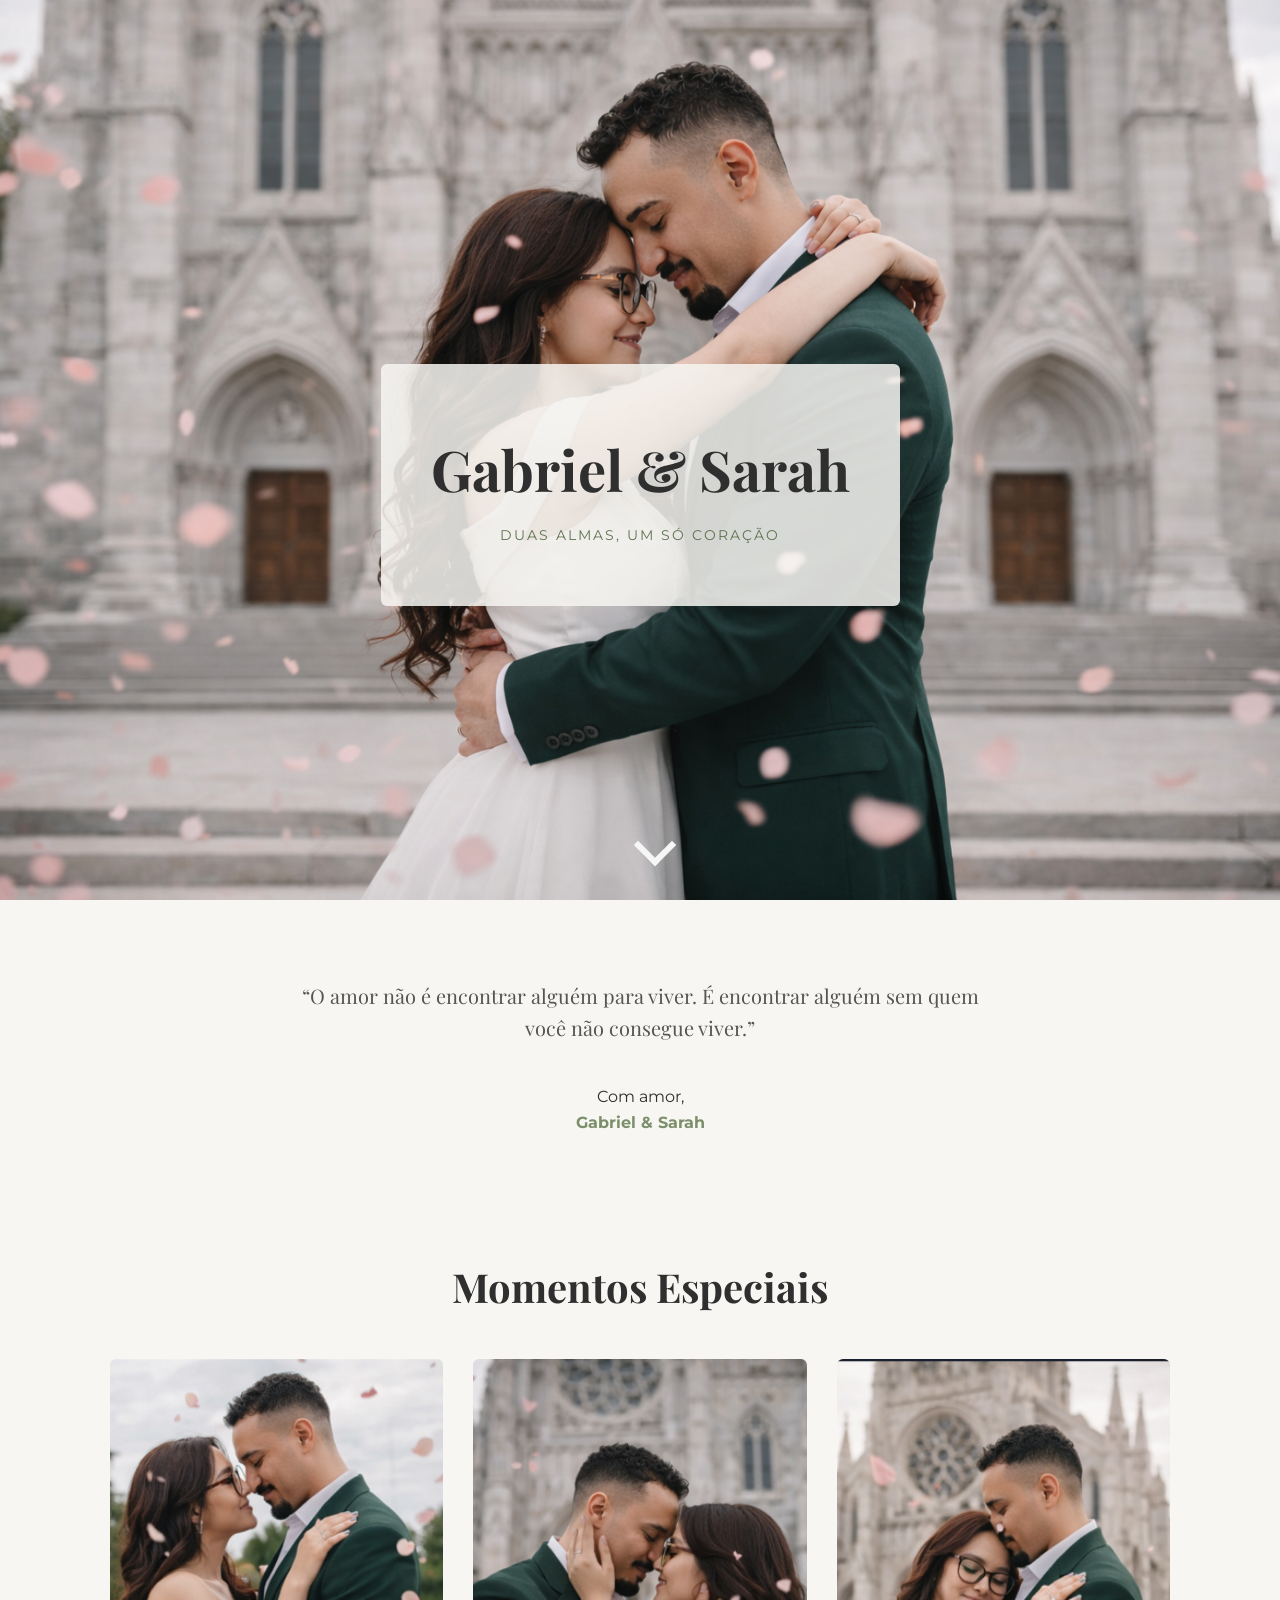
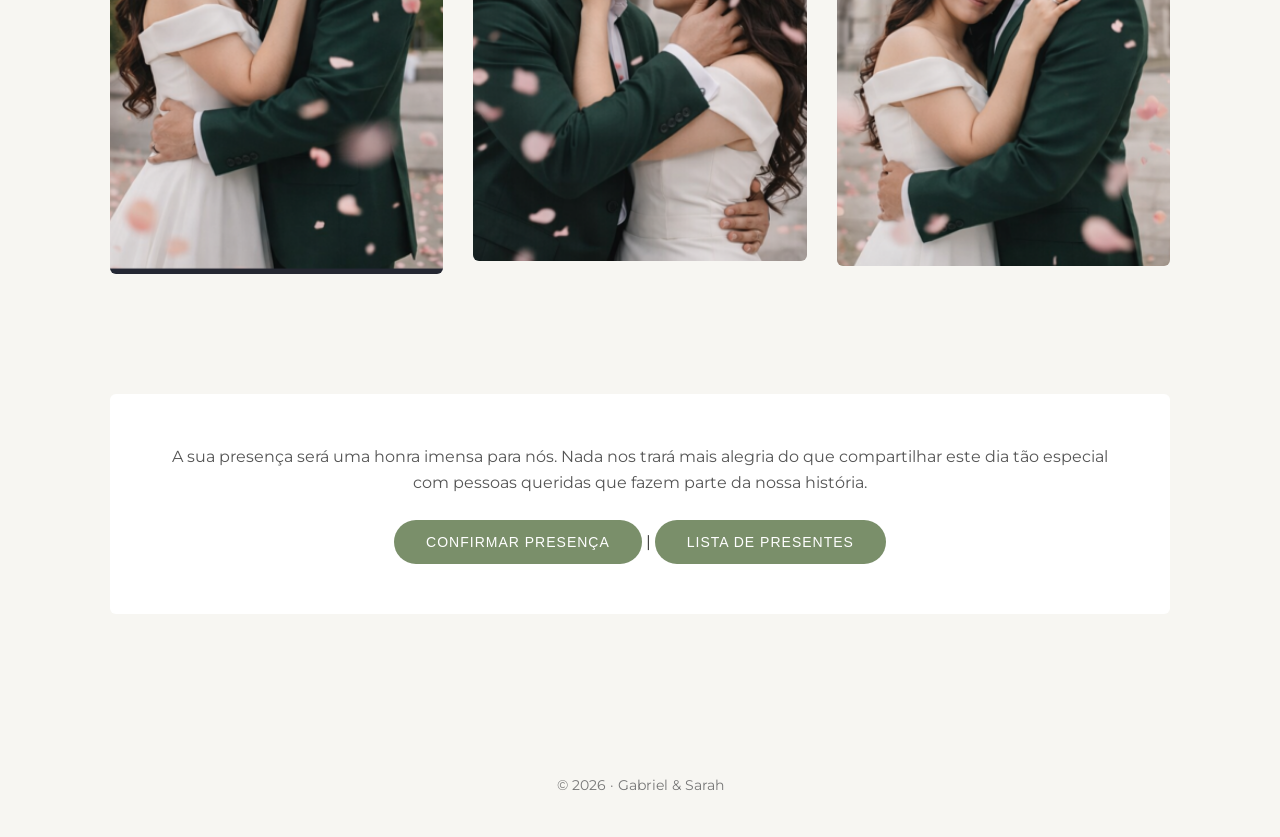
<file: index.html>
<!DOCTYPE html>
<html lang="pt-BR">
<head>
  <meta charset="UTF-8">
  <title>Gabriel & Sarah</title>
  <meta name="viewport" content="width=device-width, initial-scale=1.0">

  <link rel="stylesheet" href="style.css">
  <link href="https://fonts.googleapis.com/css2?family=Playfair+Display:wght@400;600&family=Montserrat:wght@300;400;500&display=swap" rel="stylesheet">
</head>

<body>

<div id="menu"> 
  <header>
    <div class="logo">G & S</div>
    <a href="presente.html">PRESENTES</a>
  </header>
</div>

<!-- HERO FULL WIDTH (FORA DE SECTION) -->
<div class="hero">
  <div class="hero-content">
    <h1>Gabriel & Sarah</h1>
    <p>DUAS ALMAS, UM SÓ CORAÇÃO</p>
  </div>
</div>
    <div class="seta-para-baixo"></div>

<!-- CONTEÚDO CENTRAL -->
<section id="quote">
  <p class="quote">
    “O amor não é encontrar alguém para viver.  
    É encontrar alguém sem quem você não consegue viver.”
  </p>

  <p>
    Com amor,<br>
    <strong style="color:var(--green)">Gabriel & Sarah</strong>
  </p>
</section>

<section>
  <h2>Momentos Especiais</h2>

  <div class="gallery">
    <img src="foto1.png" alt="Momento 1">
    <img src="foto2_1.png" alt="Momento 2">
    <img src="foto4.png" alt="Momento 3">
  </div>
</section>

<section>
  <div class="card">
    <p>
      A sua presença será uma honra imensa para nós.  
      Nada nos trará mais alegria do que compartilhar este dia tão especial  
      com pessoas queridas que fazem parte da nossa história.
    </p>

    <button class="btn" onclick="window.location.href='presenca.html'">
      CONFIRMAR PRESENÇA
    </button>
|
    <button class="btn2 btn-wrapper"  onclick="window.location.href='presente.html'">LISTA DE PRESENTES</button>

  </div>
</section>

<footer>
  © 2026 · Gabriel & Sarah
</footer>
<script>
  const menu = document.getElementById('menu');
  const quote = document.querySelector('.quote');

  window.addEventListener('scroll', () => {
    const quoteTop = quote.getBoundingClientRect().top;

    if (quoteTop <= 0) {
      menu.classList.add('active');
    } else {
      menu.classList.remove('active');
    }
  });
</script>
</body>
</html>
</file>
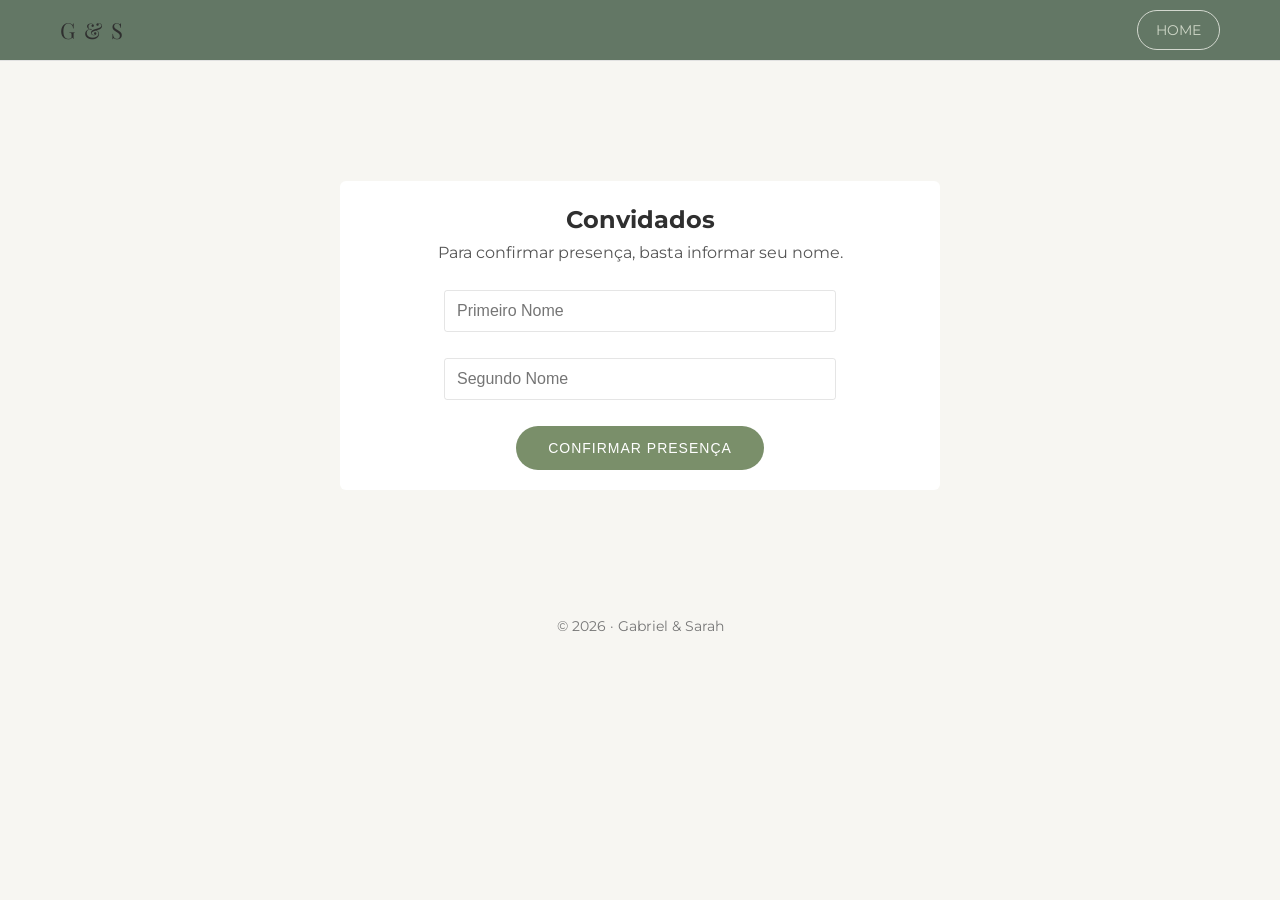
<file: presenca.html>
<!DOCTYPE html>
<html lang="pt-BR">
<head>
  <meta charset="UTF-8">
  <title>Gabriel & Sarah</title>
  <meta name="viewport" content="width=device-width, initial-scale=1.0">

  <link rel="stylesheet" href="presenca.css">
  <link href="https://fonts.googleapis.com/css2?family=Playfair+Display:wght@400;600&family=Montserrat:wght@300;400;500&display=swap" rel="stylesheet">

  <!-- ESTILOS EXTRAS (SEM MEXER NO SEU TEMA) -->
  <style>
    /* MODAL */
    #modal {
      display: none;
      position: fixed;
      inset: 0;
      background: rgba(0,0,0,.6);
      z-index: 999;
    }

    .modal-box {
      background: #fff;
      max-width: 420px;
      margin: 10% auto;
      padding: 25px;
      border-radius: 6px;
      text-align: left;
    }

    .modal-box h3 {
      margin-bottom: 15px;
      text-align: center;
    }

    /* CHECKBOX CUSTOM (necessário pois seu CSS remove appearance) */
    .checkbox-custom {
      display: flex;
      align-items: center;
      gap: 12px;
      padding: 10px;
      border: 1px solid #ddd;
      border-radius: 6px;
      margin-bottom: 10px;
      cursor: pointer;
    }

    .checkbox-custom input {
      display: none;
    }

    .checkbox-custom .box {
      width: 18px;
      height: 18px;
      border: 2px solid var(--green);
      border-radius: 4px;
      display: flex;
      align-items: center;
      justify-content: center;
      color: var(--green);
      font-size: 14px;
    }

    .checkbox-custom .box::after {
      content: "✔";
      display: none;
    }

    .checkbox-custom input:checked + .box::after {
      display: block;
    }

    .checkbox-custom input:checked ~ span {
      font-weight: 500;
    }
  </style>
</head>

<body>

<header>
  <div class="logo">G & S</div>
  <a href="index.html">HOME</a>
</header>

<section>
  <div class="card">
    <h2>Convidados</h2>
    <p>Para confirmar presença, basta informar seu nome.</p>

    <form id="formPresenca">
      <input id="nome" type="text" placeholder="Primeiro Nome" required>
      <br><br>
      <input id="sobrenome" type="text" placeholder="Segundo Nome" required>
      <br><br>
      <button type="submit" class="btn">CONFIRMAR PRESENÇA</button>
    </form>
  </div>
</section>

<!-- MODAL -->
<div id="modal">
  <div class="modal-box">
    <h3>Confirmar acompanhantes</h3>

    <form id="formFamilia">
      <div id="listaFamilia"></div>
      <br>
      <button type="submit" class="btn">Confirmar</button>
    </form>
  </div>
</div>

<footer>
  © 2026 · Gabriel & Sarah
</footer>

<script src="convidados.js"></script>

<script>
const form = document.getElementById("formPresenca");
const modal = document.getElementById("modal");
const listaFamilia = document.getElementById("listaFamilia");
const formFamilia = document.getElementById("formFamilia");

const numeroWhatsApp = "553186716169";
let dadosTemp = null;

/* ============================= */
/* ENVIO FORMULÁRIO PRINCIPAL    */
/* ============================= */

form.addEventListener("submit", function(e) {
  e.preventDefault();

  const nome = document.getElementById("nome").value.trim();
  const sobrenome = document.getElementById("sobrenome").value.trim();

  if (!nome || !sobrenome) return;

  const chave = `${nome} ${sobrenome}`.toLowerCase();
  const convidado = convidadosEspeciais?.[chave];

  listaFamilia.innerHTML = "";
  let temAcompanhante = false;

  if (convidado) {

    // Se tiver esposa
    if (convidado.esposa) {
      listaFamilia.innerHTML += criarCheckbox(convidado.esposa);
      temAcompanhante = true;
    }

    // Se tiver filhos (e for array válido)
    if (Array.isArray(convidado.filhos) && convidado.filhos.length > 0) {
      convidado.filhos.forEach(filho => {
        listaFamilia.innerHTML += criarCheckbox(filho);
      });
      temAcompanhante = true;
    }
  }

  // Se tiver acompanhante abre modal
  if (temAcompanhante) {
    dadosTemp = { nome, sobrenome };
    modal.style.display = "block";
  } else {
    // Se não tiver acompanhante vai direto pro WhatsApp
    enviarWhatsApp(nome, sobrenome);
  }
});


/* ============================= */
/* ENVIO FORM FAMÍLIA            */
/* ============================= */

formFamilia.addEventListener("submit", function(e) {
  e.preventDefault();

  const selecionados = [
    ...document.querySelectorAll('input[name="acompanhantes"]:checked')
  ].map(input => input.value);

  modal.style.display = "none";

  enviarWhatsApp(
    dadosTemp.nome,
    dadosTemp.sobrenome,
    selecionados
  );
});


/* ============================= */
/* FUNÇÕES AUXILIARES            */
/* ============================= */

function criarCheckbox(nome) {
  return `
    <label class="checkbox-custom">
      <input type="checkbox" name="acompanhantes" value="${nome}" checked>
      <div class="box"></div>
      <span>${nome}</span>
    </label>
  `;
}

function enviarWhatsApp(nome, sobrenome, acompanhantes = []) {

  let mensagem = `Olá, eu sou ${nome} ${sobrenome} e vou estar presente no casamento da Sarah e do Gabriel.`;

  if (acompanhantes.length > 0) {
    mensagem += `\nAcompanhantes: ${acompanhantes.join(", ")}.`;
  }

  const link = `https://wa.me/${numeroWhatsApp}?text=${encodeURIComponent(mensagem)}`;
  window.open(link, "_blank");
}
</script>



</body>
</html>
</file>
<file: style.css>
:root{
  --green:#7a8f6a;
  --green-dark:#5f7450;
  --bg:#f7f6f2;
  --text:#2f2f2f;
}

/* RESET */
*{
  margin:0;
  padding:0;
  box-sizing:border-box;
}

html, body{
  width:100%;
  overflow-x:hidden;
}

/* BODY */
body{
  font-family:'Montserrat', sans-serif;
  background:var(--bg);
  color:var(--text);
  line-height:1.6;
}
#menu {
  position: fixed;
  top: 0;
  left: 0;
  width: 100%;
  background: #000; /* ajuste */
  color: #fff;
  z-index: 999;
  transform: translateY(-100%);
  transition: transform 0.4s ease;
}

/* quando ativar */
#menu.active {
  transform: translateY(0);
}
/* HEADER */
header{
  top:0;
  left:0;
  width:100%;
  background:rgb(91 113 94 / 95%);
  display:flex;
  justify-content:space-between;
  align-items:center;
  padding:10px 60px;
  z-index:10;
  border-bottom:1px solid #e2e2e2;
}

header .logo{
  font-family:'Playfair Display', serif;
  font-size:22px;
  letter-spacing:2px;
}

header a{
  text-decoration:none;
  color:#ced6c7;;
  border:1px solid #d3d8cf;
  padding:8px 18px;
  border-radius:20px;
  font-size:14px;
}

    .seta-para-baixo {
        width: 30px;
        height: 30px;
        margin-top: -70px;
        margin-left: 50%;
        border-bottom: 6px solid #f6f6f6;
        border-right: 6px solid #f6f6f6;
        transform: rotate(45deg); /* Gira para fazer formato de seta */
        /* Aplica a animação: nome, duração, repetição infinita */
        animation: moverSeta 1.5s infinite;

    }

    /* Define o movimento da animação */
    @keyframes moverSeta {
        0% { transform: rotate(45deg) translate(0, 0); }
        50% { transform: rotate(45deg) translate(10px, 10px); }
        100% { transform: rotate(45deg) translate(0, 0); }
    }

/* HERO FULL WIDTH */
.hero{
  width:100%;
  height:100vh;
  background:url("hero.png") center/cover no-repeat;

  display:flex;
  align-items:center;
  justify-content:center;
  text-align:center;

  padding:40px;
  padding-top:110px; /* espaço para o header fixo */
}

/* HERO CONTENT */
.hero-content{
  background:rgba(247,246,242,0.85);
  padding:60px 50px;
  border-radius:6px;
}

/* HERO TEXT */
.hero h1{
  font-family:'Playfair Display', serif;
  font-size:56px;
  margin-bottom:10px;
}

.hero p{
  color:var(--green-dark);
  letter-spacing:2px;
  font-size:14px;
}

/* SECTIONS (CONTEÚDO CENTRAL) */
section{
  max-width:1100px;
  margin:120px auto;
  padding:0 20px;
  text-align:center;
}

/* TITLES */
h2{
  font-family:'Playfair Display', serif;
  font-size:40px;
  margin-bottom:20px;
}

/* QUOTE */
.quote{
  font-family:'Playfair Display', serif;
  font-size:20px;
  max-width:700px;
  margin:0 auto 40px;
  color:#555;
}

/* GALLERY */
.gallery{
  display:grid;
  grid-template-columns:repeat(auto-fit, minmax(280px, 1fr));
  gap:30px;
  margin-top:40px;
}

.gallery img{
  width:100%;
  border-radius:6px;
}

/* CARD */
.card{
  background:#fff;
  padding:50px;
  max-width:1200px;
  margin:0 auto;
  border-radius:6px;
}

.card p{
  margin-bottom:25px;
  color:#555;
}

/* BUTTON */
.btn{
  background:var(--green);
  color:#fff;
  border:none;
  padding:14px 32px;
  border-radius:30px;
  cursor:pointer;
  font-size:14px;
  letter-spacing:1px;
}
.btn-wrapper {
  animation: pulo 1.5s infinite ease-in-out;
}

.btn2 {
  background: var(--green);
  color: #fff;
  border: none;
  padding: 14px 32px;
  border-radius: 30px;
  cursor: pointer;
  font-size: 14px;
  letter-spacing: 1px;
}

/* animação de pulo */
@keyframes pulo {
  0%   { transform: translateY(0); }
  50%  { transform: translateY(12px); }
  100% { transform: translateY(0); }
}

/* PIX */
.pix{
  margin-top:20px;
  background:#f1f1f1;
  padding:20px;
  border-radius:6px;
  font-size:15px;
  word-break:break-all;
}

/* FOOTER */
footer{
  margin-top:120px;
  padding:40px 20px;
  text-align:center;
  font-size:14px;
  color:#777;
}

/* RESPONSIVO */
@media (max-width:768px){
  header{
    padding:20px;
  }

  .hero{
    padding-top:120px;
  }

  .hero h1{
    font-size:40px;
  }

  .hero-content{
    padding:40px 30px;
  }
}
</file>
<file: presenca.css>
:root{
  --green:#7a8f6a;
  --green-dark:#5f7450;
  --bg:#f7f6f2;
  --text:#2f2f2f;
}

/* RESET */
*{
  margin:0;
  padding:0;
  box-sizing:border-box;
}

html, body{
  width:100%;
  overflow-x:hidden;
}

/* BODY */
body{
  font-family:'Montserrat', sans-serif;
  background:var(--bg);
  color:var(--text);
  line-height:1.6;
}

header{
  top:0;
  left:0;
  width:100%;
  background:rgb(91 113 94 / 95%);
  display:flex;
  justify-content:space-between;
  align-items:center;
  padding:10px 60px;
  z-index:10;
  border-bottom:1px solid #e2e2e2;
}

header .logo{
  font-family:'Playfair Display', serif;
  font-size:22px;
  letter-spacing:2px;
}

header a{
  text-decoration:none;
  color:#ced6c7;;
  border:1px solid #d3d8cf;
  padding:8px 18px;
  border-radius:20px;
  font-size:14px;
}

/* SECTIONS (CONTEÚDO CENTRAL) */
section{
  max-width:1100px;
  margin:120px auto;
  padding:0 20px;
  text-align:center;
}


/* CARD */
.card{
  background:#fff;
  padding:20px;
  max-width:600px;
  margin:0 auto;
  border-radius:6px;
}

.card p{
  margin-bottom:25px;
  color:#555;
}

/* BUTTON */
.btn{
  background:var(--green);
  color:#fff;
  border:none;
  padding:14px 32px;
  border-radius:30px;
  cursor:pointer;
  font-size:14px;
  letter-spacing:1px;
}

/* PIX */
.pix{
  margin-top:20px;
  background:#f1f1f1;
  padding:20px;
  border-radius:6px;
  font-size:15px;
  word-break:break-all;
}

/* FOOTER */
footer{
  padding:5px 5px;
  text-align:center;
  font-size:14px;
  color:#777;
}

/* RESPONSIVO */
@media (max-width:768px){
  header{
    padding:20px;
  }

  .hero{
    padding-top:120px;
  }

  .hero h1{
    font-size:40px;
  }

  .hero-content{
    padding:40px 30px;
  }
}

input{
    -webkit-appearance: none;
    -moz-appearance: none;
    appearance: none;
    -webkit-box-sizing: border-box;
    box-sizing: border-box;
    color: rgba(0, 0, 0, .87);
    caret-color: rgba(0, 0, 0, .87);
    font-size: 1rem;
    width: 100%;
    padding: 2px 0 8px;
    border: 0;
    background: 0 0;
    outline: 0;
    border-radius: 0;
    -webkit-transition: all .3s;
    -o-transition: all .3s;
    transition: all .3s;
    padding: 8px 12px;
    width: 100%;
    line-height: 24px;
    border: 1px solid rgba(0, 0, 0, .1);
    border-radius: 3px;
    box-sizing: border-box;
    box-shadow: 0 0 0 0 transparent;
    width: 70%;
  }

  form{
    width:100%;
  }
</file>
